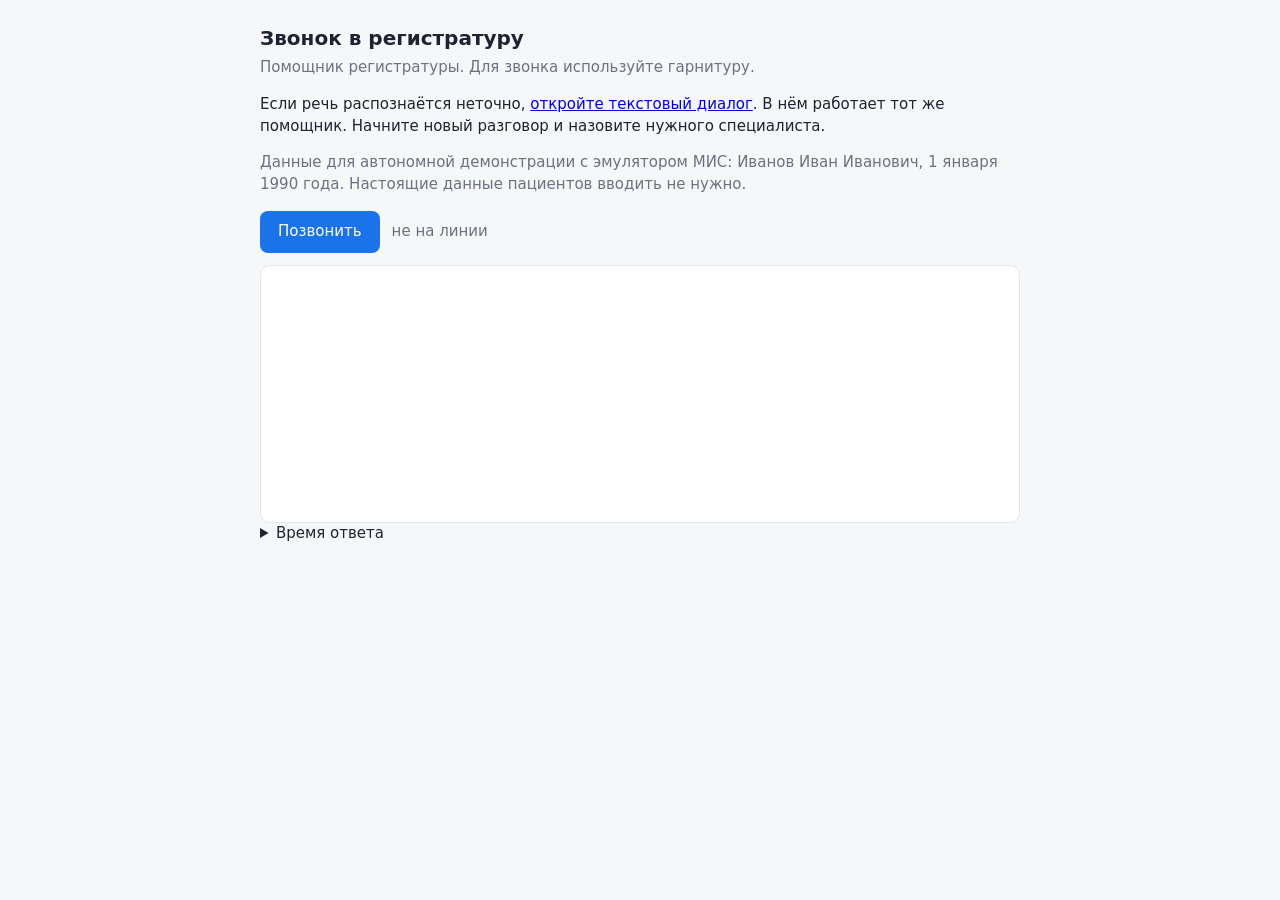
<file: web/voice.html>
<!doctype html>
<html lang="ru">
<head>
  <meta charset="utf-8">
  <meta name="viewport" content="width=device-width, initial-scale=1">
  <title>Звонок в регистратуру</title>
  <style>
    :root { --bg: #f6f7f9; --card: #fff; --text: #1d2330; --muted: #6b7280; --line: #e3e6ea;
            --patient: #e8f0fe; --assistant: #eef8ee; --accent: #1a73e8; --danger: #c5221f; }
    @media (prefers-color-scheme: dark) {
      :root { --bg: #15181d; --card: #1e2229; --text: #e6e8eb; --muted: #9aa1ab; --line: #2d333b;
              --patient: #1f2b40; --assistant: #1f3324; --accent: #8ab4f8; --danger: #f28b82; }
    }
    body { margin: 0; font: 15px/1.45 system-ui, sans-serif; background: var(--bg); color: var(--text); }
    main { max-width: 760px; margin: 0 auto; padding: 16px; }
    h1 { font-size: 20px; margin: 8px 0 4px; }
    .muted { color: var(--muted); }
    .bar { display: flex; gap: 12px; align-items: center; margin: 12px 0; flex-wrap: wrap; }
    button { font: inherit; padding: 10px 18px; border-radius: 8px; border: 0; cursor: pointer;
             background: var(--accent); color: #fff; }
    button.hangup { background: var(--danger); }
    #log { background: var(--card); border: 1px solid var(--line); border-radius: 10px; padding: 8px;
           min-height: 240px; }
    .line { padding: 6px 10px; margin: 4px 0; border-radius: 8px; }
    .patient { background: var(--patient); }
    .assistant { background: var(--assistant); }
    .partial { opacity: .6; font-style: italic; }
    .note { color: var(--muted); font-size: 13px; padding: 2px 10px; }
    table { border-collapse: collapse; width: 100%; margin-top: 12px; font-size: 13px; }
    td, th { border-bottom: 1px solid var(--line); padding: 4px 6px; text-align: right; }
    th:first-child, td:first-child { text-align: left; }
  </style>
</head>
<body>
<main>
  <h1>Звонок в регистратуру</h1>
  <div class="muted">Помощник регистратуры. Для звонка используйте гарнитуру.</div>
  <p>Если речь распознаётся неточно, <a href="/chat">откройте текстовый диалог</a>.
    В нём работает тот же помощник. Начните новый разговор и назовите нужного специалиста.</p>
  <p class="muted">Данные для автономной демонстрации с эмулятором МИС:
    Иванов Иван Иванович, 1 января 1990 года. Настоящие данные пациентов вводить не нужно.</p>
  <div class="bar">
    <button id="call">Позвонить</button>
    <span id="state" class="muted">не на линии</span>
  </div>
  <div id="log"></div>
  <details><summary>Время ответа</summary><table>
    <thead><tr><th>Реплика</th><th>распознавание, мс</th><th>диалог, мс</th><th>синтез, мс</th>
      <th>до звука, мс</th><th>от конца речи, мс</th></tr></thead>
    <tbody id="timings"></tbody>
    <tfoot id="summary"></tfoot>
  </table></details>
</main>
<script type="module">
  import { VoiceClient } from "./voice-client.js";

  const button = document.getElementById("call");
  const state = document.getElementById("state");
  const log = document.getElementById("log");
  const timings = document.getElementById("timings");
  const summary = document.getElementById("summary");
  const STATES = { connecting: "соединение…", connected: "на линии", ended: "звонок завершён" };
  let client = null;
  let partial = null;
  const totals = [];

  function line(text, kind) {
    const div = document.createElement("div");
    div.className = "line " + kind;
    div.textContent = text;
    log.appendChild(div);
    div.scrollIntoView({ block: "end" });
    return div;
  }

  function percentile(values, p) {
    const sorted = [...values].sort((a, b) => a - b);
    return sorted[Math.min(sorted.length - 1, Math.ceil(p * sorted.length) - 1)];
  }

  function onEvent(event) {
    if (event.type === "transcript") {
      if (!event.text) return;
      if (!partial) partial = line("", "patient partial");
      partial.textContent = "Пациент: " + event.text;
      if (event.final) { partial.classList.remove("partial"); partial = null; }
    } else if (event.type === "speak") {
      line("Ассистент: " + event.text, "assistant");
    } else if (event.type === "stop") {
      line("пациент перебил — ответ остановлен", "note");
    } else if (event.type === "timing") {
      totals.push(event.since_speech_ms);
      const row = document.createElement("tr");
      for (const value of [event.turn_id, event.asr_ms, event.dialog_ms, event.tts_ms, event.total_ms, event.since_speech_ms]) {
        const cell = document.createElement("td");
        cell.textContent = value;
        row.appendChild(cell);
      }
      timings.appendChild(row);
      summary.innerHTML = `<tr><td>от конца речи до звука</td><td colspan="5">p50 ${percentile(totals, 0.5)} мс, p95 ${percentile(totals, 0.95)} мс</td></tr>`;
    } else if (event.type === "end") {
      const reasons = { transfer: "перевод на регистратора " + (event.route || ""), ended: "разговор завершён", silence: "тишина на линии" };
      line(reasons[event.reason] || event.reason, "note");
    }
  }

  button.addEventListener("click", async () => {
    if (client) { client.hangup(); return; }
    const scheme = location.protocol === "https:" ? "wss" : "ws";
    const id = "web-" + Date.now();
    client = new VoiceClient({
      url: `${scheme}://${location.host}/api/voice/${id}`,
      onEvent,
      onState(value) {
        state.textContent = STATES[value] || value;
        if (value === "ended") { client = null; button.textContent = "Позвонить"; button.classList.remove("hangup"); }
      },
    });
    button.textContent = "Положить трубку";
    button.classList.add("hangup");
    try { await client.start(); } catch (error) { state.textContent = "нет доступа к микрофону"; client = null; }
  });
</script>
</body>
</html>
</file>
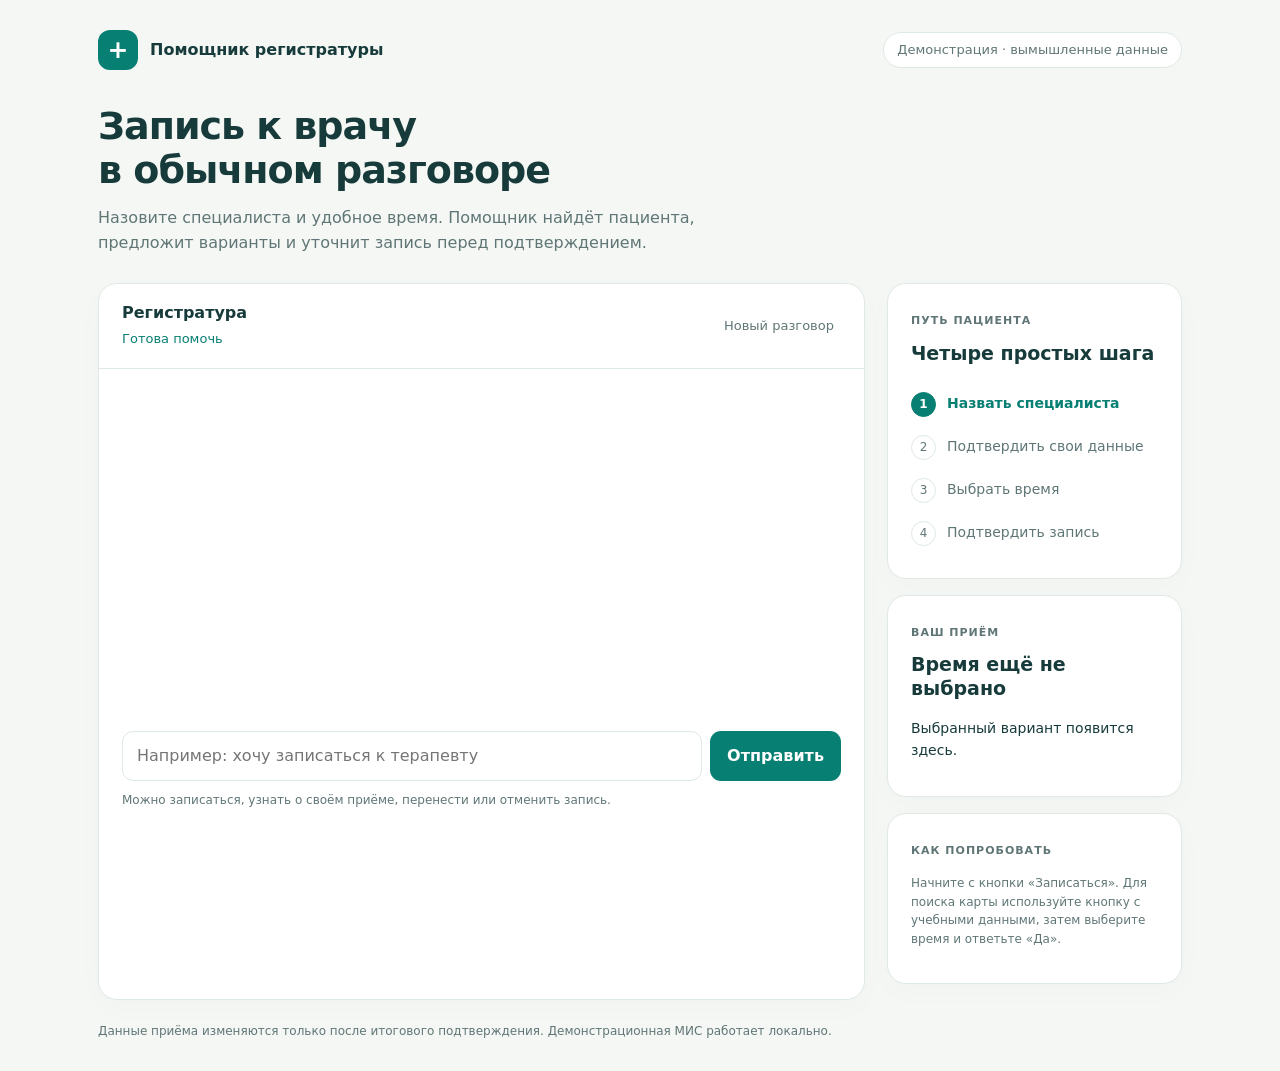
<file: app/demo_assets/demo.html>
<!doctype html>
<html lang="ru">
<head>
  <meta charset="utf-8">
  <meta name="viewport" content="width=device-width, initial-scale=1">
  <title>Помощник регистратуры — демонстрация</title>
  <style>
    :root{color-scheme:light;--ink:#173b3b;--muted:#607676;--line:#dfe9e6;--green:#087f73;--pale:#eaf5f0}
    *{box-sizing:border-box}body{margin:0;background:#f4f7f4;color:var(--ink);font:16px/1.55 system-ui,-apple-system,"Segoe UI",sans-serif}
    button,input{font:inherit}button{cursor:pointer}button:disabled{opacity:.5;cursor:wait}
    .shell{max-width:1140px;margin:auto;padding:30px 28px}header{display:flex;justify-content:space-between;gap:20px;align-items:center;margin-bottom:35px}
    .brand{display:flex;gap:12px;align-items:center;font-weight:700}.mark{background:var(--green);color:white;border-radius:12px;width:40px;height:40px;display:grid;place-items:center;font-size:25px}
    .badge{font-size:13px;border:1px solid var(--line);border-radius:25px;background:white;padding:7px 13px;color:var(--muted)}
    .intro{max-width:680px}h1{font-size:38px;line-height:1.15;letter-spacing:-1px;margin:0 0 14px}.intro p{color:var(--muted);margin:0 0 27px}
    .layout{display:grid;grid-template-columns:minmax(0,1fr) 295px;gap:22px}.chat,.card{background:white;border:1px solid var(--line);border-radius:19px;overflow:hidden;box-shadow:0 8px 30px #173b3b05}
    .chat-head{display:flex;justify-content:space-between;align-items:center;padding:17px 23px;border-bottom:1px solid var(--line)}.chat-head strong{display:block}.live{font-size:13px;color:var(--green)}.subtle{background:none;border:0;color:var(--muted);font-size:13px;padding:7px}
    .messages{height:350px;overflow:auto;padding:23px;display:flex;flex-direction:column;gap:15px}.message{max-width:91%;border-radius:15px;padding:13px 17px;white-space:pre-line;overflow-wrap:anywhere}.assistant{background:var(--pale);align-self:flex-start}.patient{background:var(--ink);color:white;align-self:flex-end}.label{display:block;font-size:11px;font-weight:700;letter-spacing:.6px;text-transform:uppercase;opacity:.6;margin-bottom:4px}
    .controls{padding:0 23px 20px}.choices{display:flex;flex-wrap:wrap;gap:8px;margin-bottom:12px}.chip{border:1px solid #cbded8;background:white;color:var(--green);border-radius:11px;padding:8px 12px;font-size:13px}.chip:hover{background:var(--pale)}
    form{display:flex;gap:8px}input{width:100%;border:1px solid var(--line);border-radius:11px;padding:12px 14px;min-width:0}input:focus{outline:2px solid #9bcbbc;outline-offset:1px}.send{border:0;border-radius:11px;background:var(--green);color:white;padding:11px 17px;font-weight:600}
    .hint{font-size:12px;color:var(--muted);margin:10px 0 0}.error{color:#a93630;min-height:20px;font-size:13px;margin-top:7px}.retry{border:0;background:none;color:var(--green);text-decoration:underline;padding:0}
    .card{padding:23px;margin-bottom:16px}.eyebrow{font-size:11px;letter-spacing:1px;text-transform:uppercase;color:var(--muted);font-weight:700}h2{font-size:19px;line-height:1.25;margin:10px 0 17px}.steps{list-style:none;padding:0;margin:0}.steps li{display:flex;align-items:center;gap:11px;padding:9px 0;color:var(--muted);font-size:14px}.number{border:1px solid var(--line);border-radius:50%;width:25px;height:25px;display:grid;place-items:center;font-size:12px}.steps li.current{color:var(--green);font-weight:600}.current .number{background:var(--green);border-color:var(--green);color:white}
    .appointment{font-size:14px;white-space:pre-line;margin:10px 0 0}.status{font-size:13px;color:var(--green);margin-top:12px;font-weight:600}.small{font-size:12px;color:var(--muted)}footer{color:var(--muted);font-size:12px;margin-top:22px}
    @media(max-width:800px){.layout{grid-template-columns:1fr}.aside{display:grid;grid-template-columns:1fr 1fr;gap:15px}.shell{padding:22px 16px}h1{font-size:30px}.badge{max-width:180px;text-align:center}.messages{height:380px}.card{margin:0}}
    @media(max-width:480px){.aside{grid-template-columns:1fr}.chat-head{padding:14px}.messages{padding:15px}.controls{padding:0 15px 15px}.send{padding:10px}}
  </style>
</head>
<body>
<div class="shell">
  <header><div class="brand"><span class="mark" aria-hidden="true">+</span><span>Помощник регистратуры</span></div><span class="badge" id="mode">Демонстрация · вымышленные данные</span></header>
  <section class="intro"><h1>Запись к врачу<br>в обычном разговоре</h1><p>Назовите специалиста и удобное время. Помощник найдёт пациента, предложит варианты и уточнит запись перед подтверждением.</p></section>
  <main class="layout">
    <section class="chat" aria-label="Разговор с помощником">
      <div class="chat-head"><div><strong>Регистратура</strong><span class="live" id="activity" role="status">Готова помочь</span></div><button class="subtle" id="reset">Новый разговор</button></div>
      <div class="messages" id="messages" role="log" aria-live="polite" aria-label="История разговора"></div>
      <div class="controls"><div class="choices" id="choices"></div>
        <form id="form"><label for="text" hidden>Ваша реплика</label><input id="text" autocomplete="off" maxlength="4000" placeholder="Например: хочу записаться к терапевту"><button class="send" id="send" type="submit">Отправить</button></form>
        <p class="hint" id="hint">Можно записаться, узнать о своём приёме, перенести или отменить запись.</p><div class="error" id="error" role="alert"></div>
      </div>
    </section>
    <aside class="aside">
      <section class="card"><span class="eyebrow">Путь пациента</span><h2>Четыре простых шага</h2><ol class="steps" id="steps"><li class="current"><span class="number">1</span>Назвать специалиста</li><li><span class="number">2</span>Подтвердить свои данные</li><li><span class="number">3</span>Выбрать время</li><li><span class="number">4</span>Подтвердить запись</li></ol></section>
      <section class="card"><span class="eyebrow">Ваш приём</span><h2 id="card-title">Время ещё не выбрано</h2><div class="appointment" id="appointment">Выбранный вариант появится здесь.</div><div class="status" id="appointment-status"></div></section>
      <section class="card"><span class="eyebrow">Как попробовать</span><p class="small" id="help">Начните с кнопки «Записаться». Для поиска карты используйте кнопку с учебными данными, затем выберите время и ответьте «Да».</p><p class="small" id="voice-help" hidden>Можно <a href="/web/voice.html">поговорить голосом</a>. Если распознавание ошибается, продолжите здесь новым текстовым разговором.</p></section>
    </aside>
  </main>
  <footer id="footnote">Данные приёма изменяются только после итогового подтверждения. Демонстрационная МИС работает локально.</footer>
</div>
<script>
  // Реплики хранятся только на открытой странице; браузерное хранилище не используется.
  const byId=id=>document.getElementById(id);
  const config=__CHAT_CONFIG__;
  byId('voice-help').hidden=!config.voice;
  if(config.workbook)byId('mode').textContent=config.demo?'Расписание хакатона · эмулятор МИС':'Стенд организаторов · расписание хакатона';
  if(!config.demo){byId('mode').textContent='Стенд организаторов';byId('help').textContent='Назовите специалиста, затем введите ФИО и дату рождения пациента из медицинской системы.';byId('footnote').textContent='Изменения в медицинской системе выполняются только после вашего подтверждения.';}
  byId('text').placeholder='Например: хочу записаться к '+config.specialty;
  let callId, nextTurn, pending=null, busy=false, selected=null;
  const dateFormat=new Intl.DateTimeFormat('ru-RU',{timeZone:'Etc/GMT-4',weekday:'long',day:'numeric',month:'long',hour:'2-digit',minute:'2-digit'});
  function message(role,text){const node=document.createElement('div');node.className='message '+role;const label=document.createElement('span');label.className='label';label.textContent=role==='patient'?'Пациент':'Помощник';node.append(label,document.createTextNode(text));byId('messages').append(node);byId('messages').scrollTop=byId('messages').scrollHeight;}
  function buttons(items){byId('choices').replaceChildren();for(const [label,text] of items){const button=document.createElement('button');button.type='button';button.className='chip';button.textContent=label;button.disabled=busy;button.addEventListener('click',()=>submit(text));byId('choices').append(button);}}
  function setBusy(value){busy=value;byId('send').disabled=value;byId('text').disabled=value;byId('reset').disabled=value;byId('choices').querySelectorAll('button').forEach(b=>b.disabled=value);byId('activity').textContent=value?'Проверяю данные…':'Готова помочь';}
  function initial(){callId='demo-'+crypto.randomUUID();nextTurn=1;pending=null;selected=null;byId('messages').replaceChildren();byId('error').replaceChildren();byId('text').value='';render({phase:'ready',expect:'free',options:[]});message('assistant','Здравствуйте! Я виртуальный помощник регистратуры. К какому врачу хотите записаться?');}
  function render(answer){const phase=answer.phase;const step=phase==='identifying'?1:phase==='offered'?2:['held','booked'].includes(phase)?3:0;byId('steps').querySelectorAll('li').forEach((n,i)=>n.classList.toggle('current',i===step));
    if(answer.proposal)selected=answer.proposal;
    if(phase==='booked'&&selected){byId('card-title').textContent='Запись подтверждена';byId('appointment-status').textContent=(config.demo?'Приём создан в эмуляторе МИС':'Приём создан в МИС')+(answer.visit_id?' · № '+answer.visit_id:'');}
    else if(phase==='held'&&selected){byId('card-title').textContent='Проверьте выбранное время';byId('appointment-status').textContent='Ожидает вашего подтверждения';}
    else if(phase!=='booked'){selected=null;byId('card-title').textContent=phase==='handoff'?'Нужна помощь сотрудника':'Время ещё не выбрано';byId('appointment-status').textContent=answer.transfer?(answer.transfer.priority==='P1'?'Экстренный приоритет':'Запрос сотруднику подготовлен'):'';}
    byId('appointment').textContent=selected?[selected.slot.specialty,selected.doctor_name||'Выбранный врач',dateFormat.format(new Date(selected.slot.scheduled_at))].join('\n'):'Выбранный вариант появится здесь.';
    if(answer.visits?.length){byId('card-title').textContent=answer.visits.length===1?'Ваш ближайший приём':'Ваши ближайшие приёмы';byId('appointment').textContent=answer.visits.map(v=>[v.specialty,v.doctor_name,dateFormat.format(new Date(v.scheduled_at)),v.room?'Кабинет '+v.room:''].filter(Boolean).join('\n')).join('\n\n');byId('appointment-status').textContent='Данные получены после проверки пациента';}
    const hints={full_name:config.demo?'Учебные данные: Иванов Иван Иванович, 01.01.1990':'Введите фамилию, имя и отчество пациента.',birth_date:'Назовите число, месяц и полный год рождения.',choice:'Выберите вариант или уточните удобный день.',yes_no:'Проверьте предложенные данные и ответьте «Да» или «Нет».',free:'Можно задать следующий вопрос.'};byId('hint').textContent=hints[answer.expect]||hints.free;
    if(phase==='visits_shown')byId('hint').textContent='Можно перенести или отменить приём, задать вопрос либо завершить разговор.';
    if(phase==='cancel_offer')byId('hint').textContent='Выберите перенос или подтвердите желание отменить приём.';
    if(['handoff','ended','interrupted'].includes(phase)){buttons([]);return;}
    if(answer.expect==='full_name'){buttons(config.demo?[['Иванов Иван Иванович','Иванов Иван Иванович, 01.01.1990'],['Учебный пациент: Александр','Тестов Александр Примерович, 01.01.1990'],['Учебный пациент: Иван','Тестов Иван Примерович, 02.01.1990']]:[]);}
    else if(answer.expect==='birth_date'){buttons(config.demo?[['1 января 1990','1 января 1990 года']]:[]);}
    else if(answer.expect==='choice'&&answer.options?.length){buttons(answer.options.map((s,i)=>[dateFormat.format(new Date(s.scheduled_at)),['Первый','Второй','Третий'][i]]));}
    else if(answer.expect==='choice'&&answer.visits?.length){buttons(answer.visits.map((v,i)=>[v.doctor_name+' · '+dateFormat.format(new Date(v.scheduled_at)),['Первый','Второй','Третий'][i]]));}
    else if(phase==='cancel_offer'){buttons([['Перенести','Хочу перенести запись'],['Отменить','Хочу отменить запись']]);}
    else if(phase==='visits_shown'){buttons([['Перенести','Хочу перенести запись'],['Отменить','Хочу отменить запись'],['Завершить','Нет, спасибо']]);}
    else if(answer.expect==='yes_no'){buttons([['Да','Да'],['Нет','Нет']]);}
    else{buttons([['Записаться','Хочу записаться к '+config.specialty],['Мои записи','На когда я записан?'],['Перенести','Хочу перенести запись'],['Отменить','Хочу отменить запись']]);}
  }
  async function submit(text){if(busy||pending||!text.trim())return;pending={call:callId,body:{turn_id:nextTurn,text:text.trim(),is_final:true}};message('patient',text.trim());byId('text').value='';await transmit();}
  async function transmit(){if(!pending||busy)return;const request=pending;byId('error').replaceChildren();setBusy(true);try{const response=await fetch('/api/dialog/'+request.call+'/turn',{method:'POST',headers:{'Content-Type':'application/json'},body:JSON.stringify(request.body)});if(!response.ok)throw new Error('request');const answer=await response.json();if(request.call!==callId)return;if(answer.kind==='processing'){throw new Error('processing');}pending=null;nextTurn=request.body.turn_id+1;for(const phrase of answer.utterances)message('assistant',phrase);render(answer);}catch{byId('error').textContent='Ответ пока не получен. Можно проверить ту же реплику: ';const retry=document.createElement('button');retry.type='button';retry.className='retry';retry.textContent='Получить ответ';retry.addEventListener('click',transmit);byId('error').append(retry);}finally{setBusy(false);byId('text').focus();}}
  // Повтор после потери ответа сохраняет прежний номер и текст реплики.
  byId('form').addEventListener('submit',event=>{event.preventDefault();submit(byId('text').value);});
  byId('reset').addEventListener('click',async()=>{if(busy)return;setBusy(true);try{const response=await fetch('/api/dialog/'+callId+'/end',{method:'POST'});if(!response.ok)throw new Error('end');initial();}catch{byId('error').textContent='Не удалось завершить разговор. Повторите попытку.';}finally{setBusy(false);}});
  initial();
</script>
</body>
</html>
</file>
